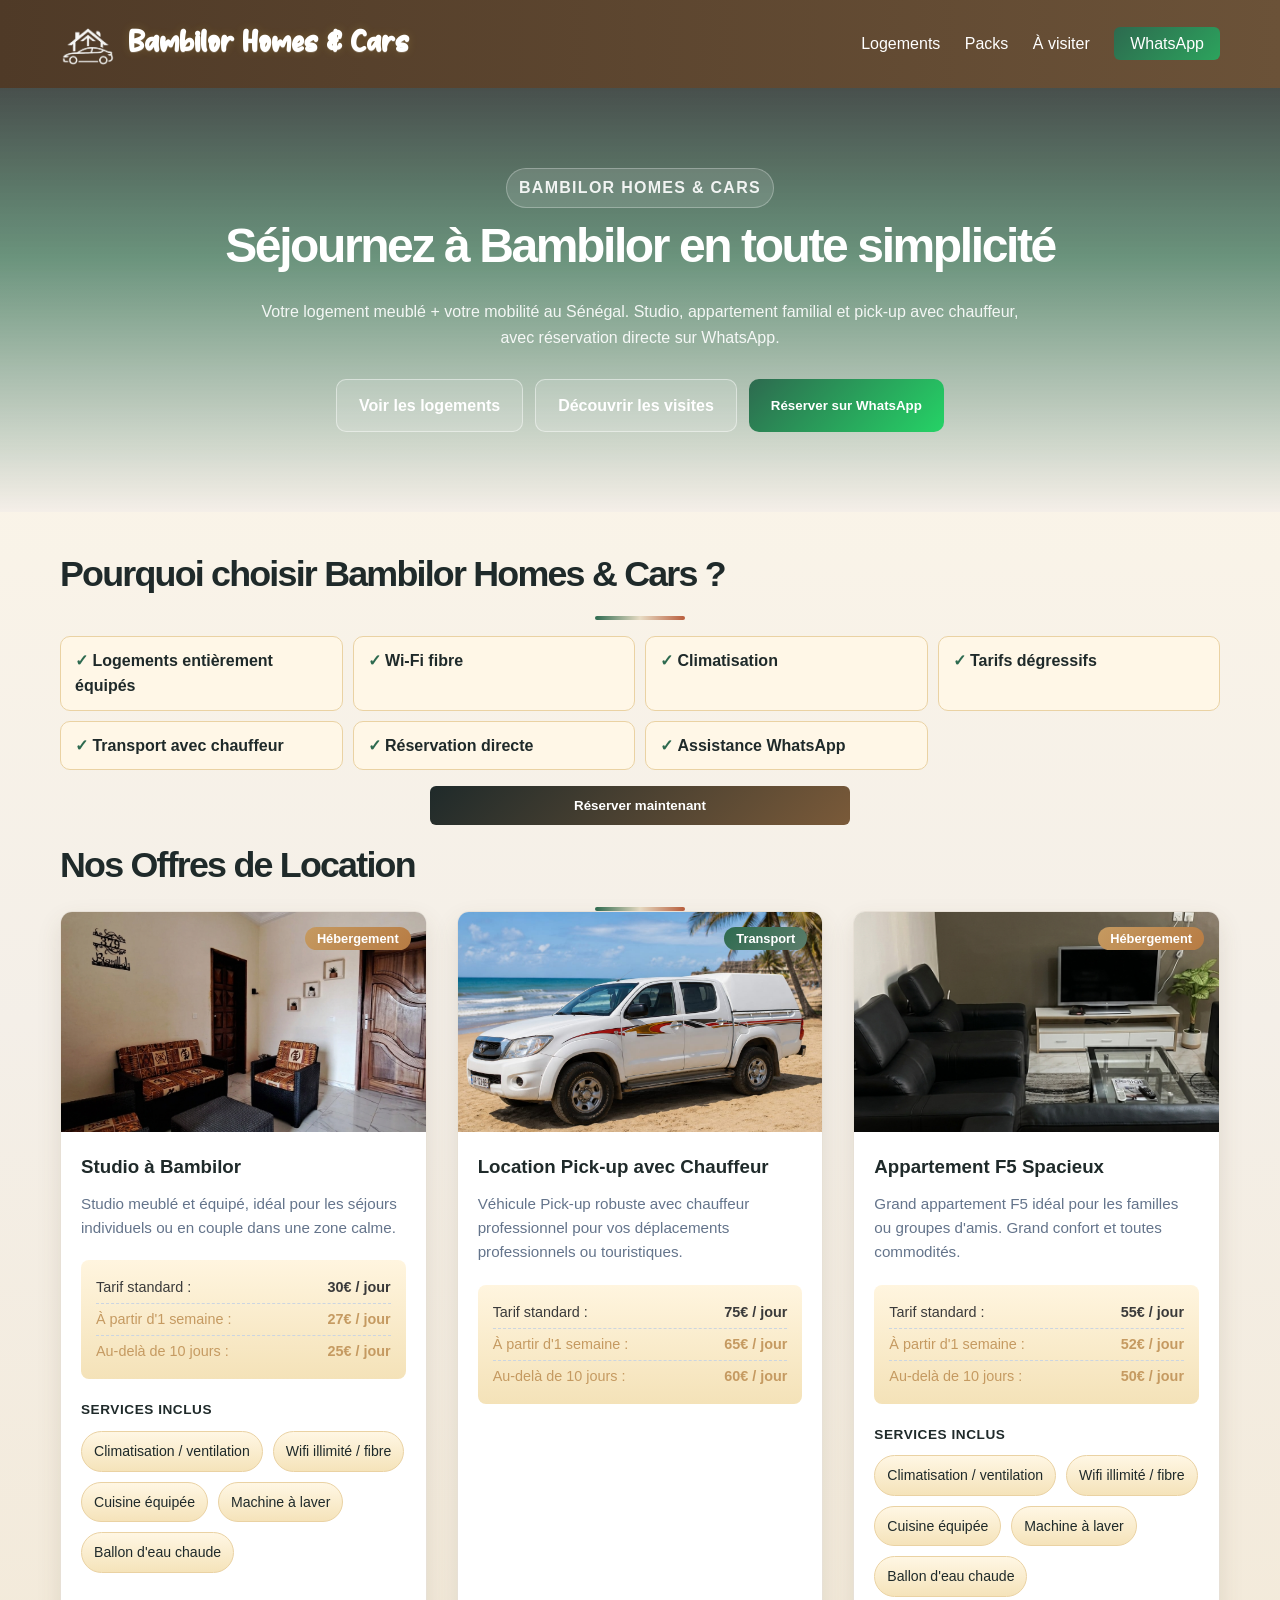
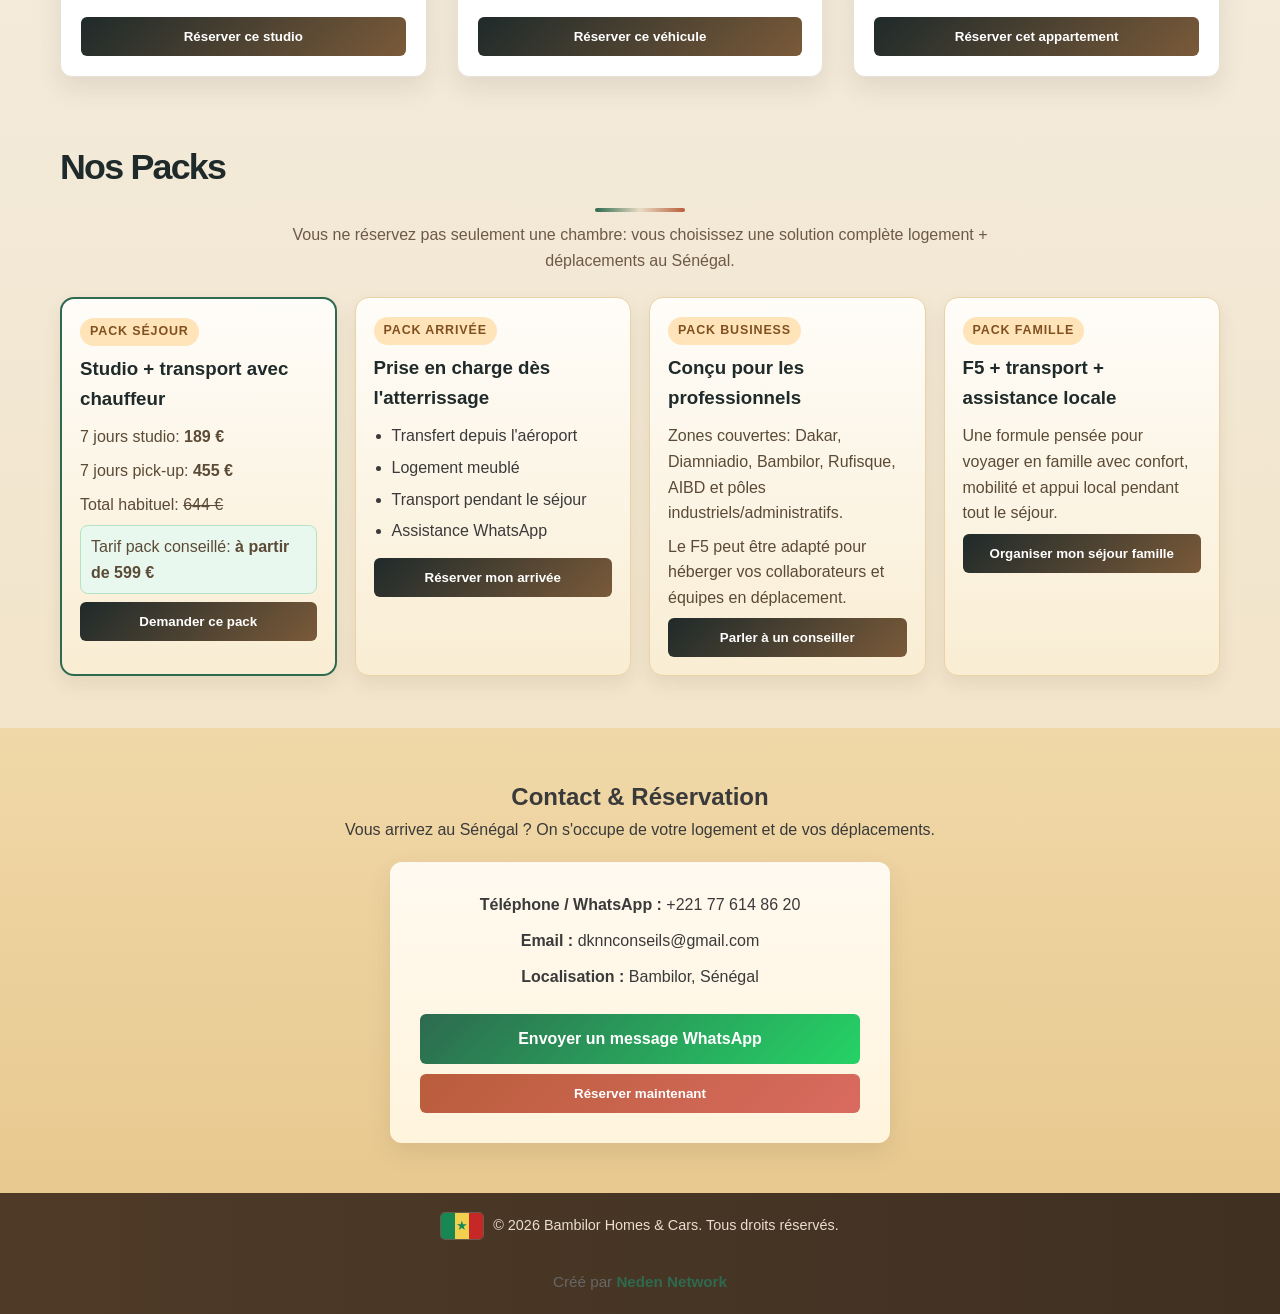
<file: index.html>
<!DOCTYPE html>
<html lang="fr">
<head>
  <meta charset="UTF-8">
  <meta name="viewport" content="width=device-width, initial-scale=1.0">
  <title>Bambilor Homes & Cars | Logement meublé + mobilité au Sénégal</title>
  <link rel="stylesheet" href="style.css">
</head>
<body>

  <header class="navbar">
    <div class="container">
      <h1 class="logo">
        <img class="logo-image" src="photos/logo.png" alt="Logo Bambilor Homes and Cars">
        <span class="logo-text">Bambilor Homes &amp; Cars</span>
      </h1>
      <nav>
        <a href="#offres">Logements</a>
        <a href="#packs">Packs</a>
        <a href="visite.html">À visiter</a>
        <a href="#contact" class="btn-nav">WhatsApp</a>
      </nav>
    </div>
  </header>

  <section class="hero">
    <div class="container">
      <p class="hero-kicker">Bambilor Homes &amp; Cars</p>
      <h2>Séjournez à Bambilor en toute simplicité</h2>
      <p>Votre logement meublé + votre mobilité au Sénégal. Studio, appartement familial et pick-up avec chauffeur, avec réservation directe sur WhatsApp.</p>
      <div class="hero-actions">
        <a class="btn-hero btn-hero-ghost" href="#offres">Voir les logements</a>
        <a class="btn-hero btn-hero-ghost" href="visite.html">Découvrir les visites</a>
        <button class="btn-hero btn-hero-primary" type="button" onclick="openWhatsAppIntent('general')">Réserver sur WhatsApp</button>
      </div>
    </div>
  </section>

  <section class="value-prop">
    <div class="container">
      <h2 class="section-title">Pourquoi choisir Bambilor Homes &amp; Cars ?</h2>
      <div class="benefits-grid" aria-label="Avantages Bambilor Homes et Cars">
        <p>Logements entièrement équipés</p>
        <p>Wi-Fi fibre</p>
        <p>Climatisation</p>
        <p>Tarifs dégressifs</p>
        <p>Transport avec chauffeur</p>
        <p>Réservation directe</p>
        <p>Assistance WhatsApp</p>
      </div>
      <div class="value-cta-row">
        <button class="btn-book btn-main-cta" type="button" onclick="openWhatsAppIntent('general')">Réserver maintenant</button>
      </div>
    </div>
  </section>

  <main class="container" id="offres">
    <h2 class="section-title">Nos Offres de Location</h2>
    
    <div class="grid-locations">

      <article class="card">
        <button class="card-image media-trigger" type="button" onclick="openMediaViewer('studio')" aria-label="Voir les photos et la vidéo du studio à Bambilor">
          <img src="photos/salon.jpeg" alt="Studio à Bambilor" onerror="this.src='https://via.placeholder.com/600x400?text=Photo+Studio';">
          <span class="badge">Hébergement</span>
        </button>
        <div class="card-content">
          <h3>Studio à Bambilor</h3>
          <p class="description">Studio meublé et équipé, idéal pour les séjours individuels ou en couple dans une zone calme.</p>
          
          <div class="pricing-table">
            <div class="price-row"><span>Tarif standard :</span> <strong>30€ / jour</strong></div>
            <div class="price-row highlight"><span>À partir d'1 semaine :</span> <strong>27€ / jour</strong></div>
            <div class="price-row highlight"><span>Au-delà de 10 jours :</span> <strong>25€ / jour</strong></div>
          </div>

          <div class="services-block">
            <p class="services-title">Services inclus</p>
            <ul class="service-list" aria-label="Services du studio">
              <li>Climatisation / ventilation</li>
              <li>Wifi illimité / fibre</li>
              <li>Cuisine équipée</li>
              <li>Machine à laver</li>
              <li>Ballon d'eau chaude</li>
            </ul>
          </div>
          
          <button class="btn-book" onclick="openWhatsAppIntent('studio')">Réserver ce studio</button>
        </div>
      </article>

      <article class="card">
        <button class="card-image media-trigger" type="button" onclick="openMediaViewer('pickup')" aria-label="Voir les photos et la vidéo du pick-up avec chauffeur">
          <img src="photos/pickup1.jpg" alt="Pick-up avec chauffeur" onerror="this.src='https://via.placeholder.com/600x400?text=Photo+Pick-up';">
          <span class="badge badge-car">Transport</span>
        </button>
        <div class="card-content">
          <h3>Location Pick-up avec Chauffeur</h3>
          <p class="description">Véhicule Pick-up robuste avec chauffeur professionnel pour vos déplacements professionnels ou touristiques.</p>
          
          <div class="pricing-table">
            <div class="price-row"><span>Tarif standard :</span> <strong>75€ / jour</strong></div>
            <div class="price-row highlight"><span>À partir d'1 semaine :</span> <strong>65€ / jour</strong></div>
            <div class="price-row highlight"><span>Au-delà de 10 jours :</span> <strong>60€ / jour</strong></div>
          </div>
          
          <button class="btn-book" onclick="openWhatsAppIntent('pickup')">Réserver ce véhicule</button>
        </div>
      </article>

      <article class="card">
        <button class="card-image media-trigger" type="button" onclick="openMediaViewer('f5')" aria-label="Voir les photos et la vidéo de l'appartement F5">
          <img src="photos/salon2.jpeg" alt="Appartement F5 Bambilor" onerror="this.src='https://via.placeholder.com/600x400?text=Photo+Appartement+F5';">
          <span class="badge">Hébergement</span>
        </button>
        <div class="card-content">
          <h3>Appartement F5 Spacieux</h3>
          <p class="description">Grand appartement F5 idéal pour les familles ou groupes d'amis. Grand confort et toutes commodités.</p>
          
          <div class="pricing-table">
            <div class="price-row"><span>Tarif standard :</span> <strong>55€ / jour</strong></div>
            <div class="price-row highlight"><span>À partir d'1 semaine :</span> <strong>52€ / jour</strong></div>
            <div class="price-row highlight"><span>Au-delà de 10 jours :</span> <strong>50€ / jour</strong></div>
          </div>

          <div class="services-block">
            <p class="services-title">Services inclus</p>
            <ul class="service-list" aria-label="Services de l'appartement F5">
              <li>Climatisation / ventilation</li>
              <li>Wifi illimité / fibre</li>
              <li>Cuisine équipée</li>
              <li>Machine à laver</li>
              <li>Ballon d'eau chaude</li>
            </ul>
          </div>
          
          <button class="btn-book" onclick="openWhatsAppIntent('f5')">Réserver cet appartement</button>
        </div>
      </article>

    </div>
  </main>

  <section class="packs-section" id="packs">
    <div class="container">
      <h2 class="section-title">Nos Packs</h2>
      <p class="packs-intro">Vous ne réservez pas seulement une chambre: vous choisissez une solution complète logement + déplacements au Sénégal.</p>

      <div class="packs-grid">
        <article class="pack-card pack-featured">
          <p class="pack-label">Pack Séjour</p>
          <h3>Studio + transport avec chauffeur</h3>
          <div class="pack-pricing">
            <p>7 jours studio: <strong>189 €</strong></p>
            <p>7 jours pick-up: <strong>455 €</strong></p>
            <p>Total habituel: <span>644 €</span></p>
            <p class="pack-offer">Tarif pack conseillé: <strong>à partir de 599 €</strong></p>
          </div>
          <button class="btn-book" type="button" onclick="openWhatsAppIntent('pack-sejour')">Demander ce pack</button>
        </article>

        <article class="pack-card">
          <p class="pack-label">Pack Arrivée</p>
          <h3>Prise en charge dès l'atterrissage</h3>
          <ul class="pack-list">
            <li>Transfert depuis l'aéroport</li>
            <li>Logement meublé</li>
            <li>Transport pendant le séjour</li>
            <li>Assistance WhatsApp</li>
          </ul>
          <button class="btn-book" type="button" onclick="openWhatsAppIntent('pack-arrivee')">Réserver mon arrivée</button>
        </article>

        <article class="pack-card">
          <p class="pack-label">Pack Business</p>
          <h3>Conçu pour les professionnels</h3>
          <p class="pack-zones">Zones couvertes: Dakar, Diamniadio, Bambilor, Rufisque, AIBD et pôles industriels/administratifs.</p>
          <p class="pack-zones">Le F5 peut être adapté pour héberger vos collaborateurs et équipes en déplacement.</p>
          <button class="btn-book" type="button" onclick="openWhatsAppIntent('pack-business')">Parler à un conseiller</button>
        </article>

        <article class="pack-card">
          <p class="pack-label">Pack Famille</p>
          <h3>F5 + transport + assistance locale</h3>
          <p class="pack-zones">Une formule pensée pour voyager en famille avec confort, mobilité et appui local pendant tout le séjour.</p>
          <button class="btn-book" type="button" onclick="openWhatsAppIntent('pack-famille')">Organiser mon séjour famille</button>
        </article>
      </div>
    </div>
  </section>

  <div class="media-modal" id="media-modal" aria-hidden="true">
    <div class="media-modal-backdrop" onclick="closeMediaViewer()"></div>
    <div class="media-modal-dialog" role="dialog" aria-modal="true" aria-labelledby="media-modal-title">
      <button class="media-close" type="button" onclick="closeMediaViewer()" aria-label="Fermer la galerie">&times;</button>
      <div class="media-modal-header">
        <h3 id="media-modal-title">Galerie</h3>
        <p id="media-modal-description"></p>
      </div>

      <div class="media-stage" id="media-stage"></div>

      <div class="media-controls">
        <button type="button" class="media-nav" onclick="previousMedia()">Précédent</button>
        <div class="media-counter" id="media-counter">1 / 1</div>
        <button type="button" class="media-nav" onclick="nextMedia()">Suivant</button>
      </div>

      <div class="media-thumbs" id="media-thumbs"></div>
    </div>
  </div>

  <section class="contact-section" id="contact">
    <div class="container">
      <h2>Contact & Réservation</h2>
      <p>Vous arrivez au Sénégal ? On s'occupe de votre logement et de vos déplacements.</p>
      
      <div class="contact-box">
        <p><strong>Téléphone / WhatsApp :</strong> +221 77 614 86 20</p>
        <p><strong>Email :</strong> dknnconseils@gmail.com</p>
        <p><strong>Localisation :</strong> Bambilor, Sénégal</p>
        <div class="contact-actions">
          <a id="whatsapp-link" href="https://wa.me/221776148620" target="_blank" class="btn-whatsapp">Envoyer un message WhatsApp</a>
          <button class="btn-book btn-secondary-cta" type="button" onclick="openWhatsAppIntent('general')">Réserver maintenant</button>
        </div>
      </div>
    </div>
  </section>

  <footer>
    <div class="container">
      <p><span class="senegal-flag" aria-hidden="true"></span>&copy; 2026 Bambilor Homes & Cars. Tous droits réservés.</p>
    </div>
            <div class="footer-credit">Créé par <a href="#">Neden Network</a></div>

  </footer>

  <script src="script.js"></script>
</body>
</html>
</file>
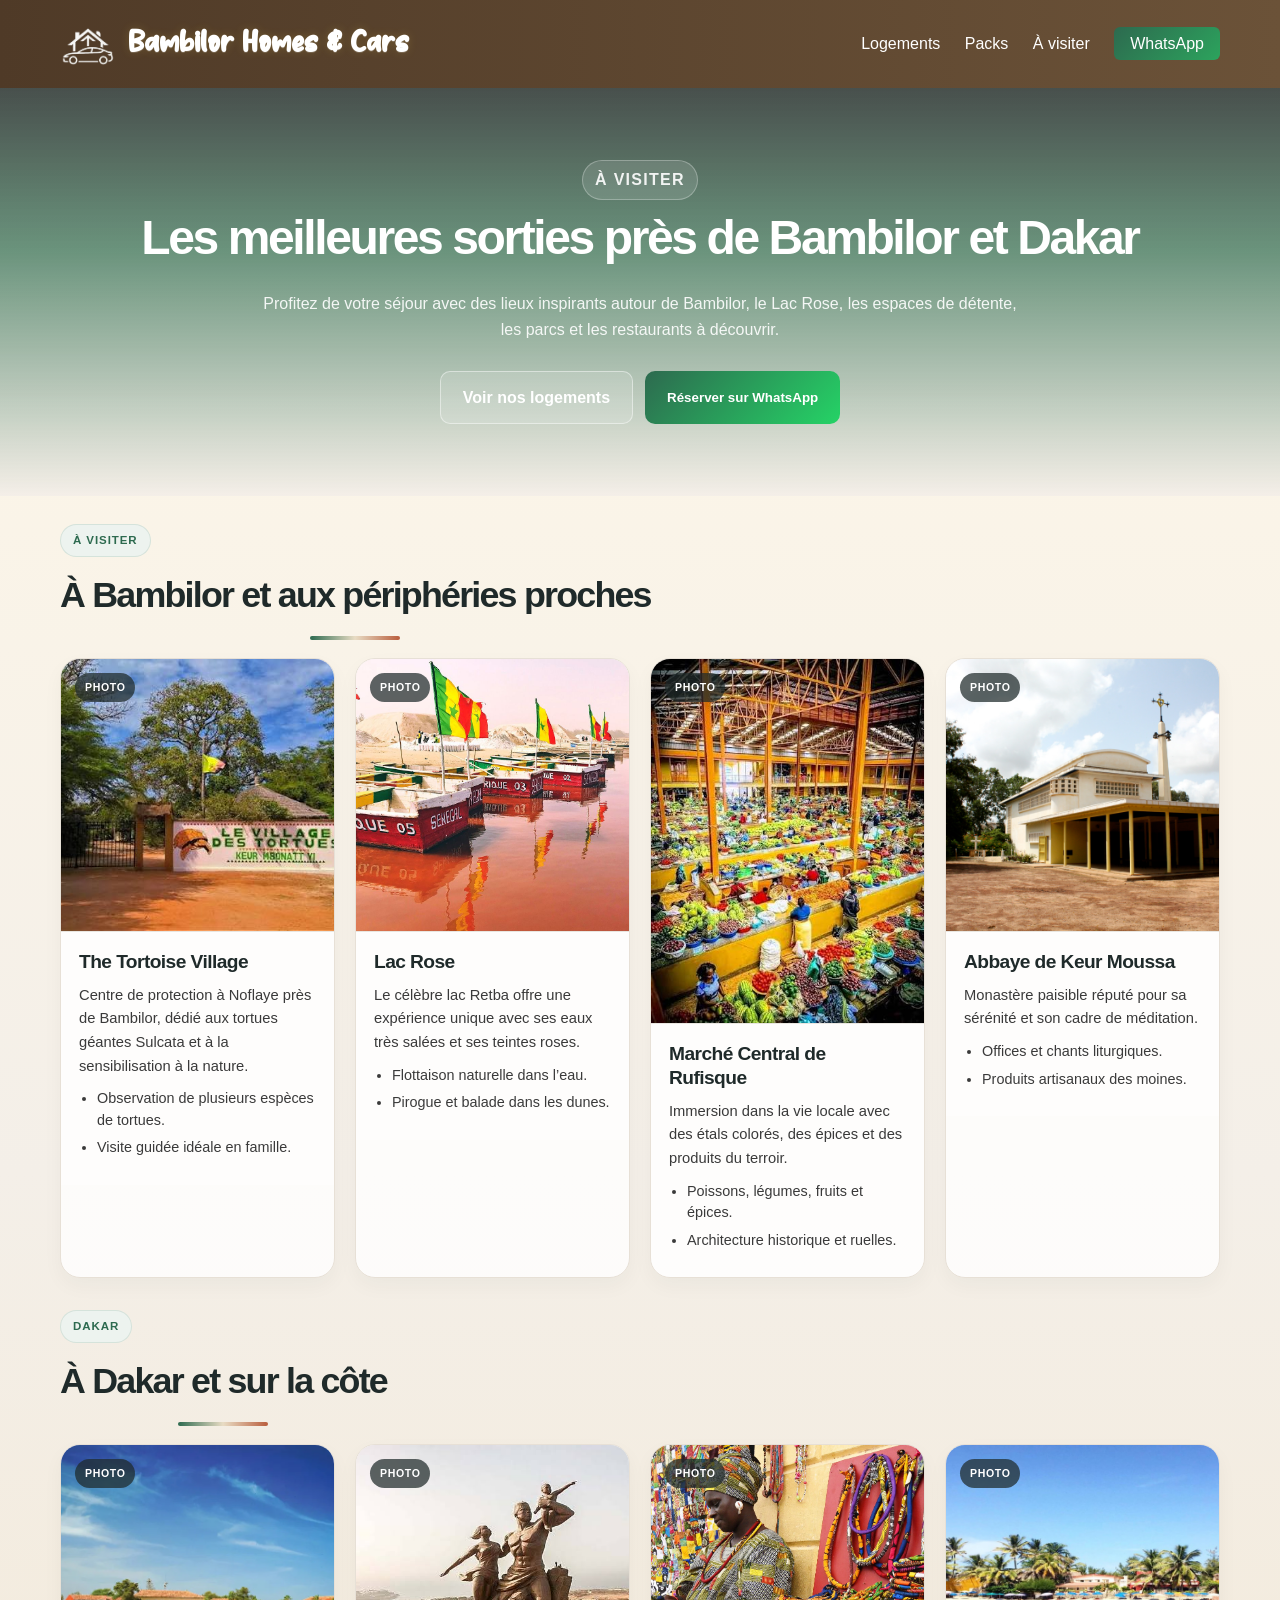
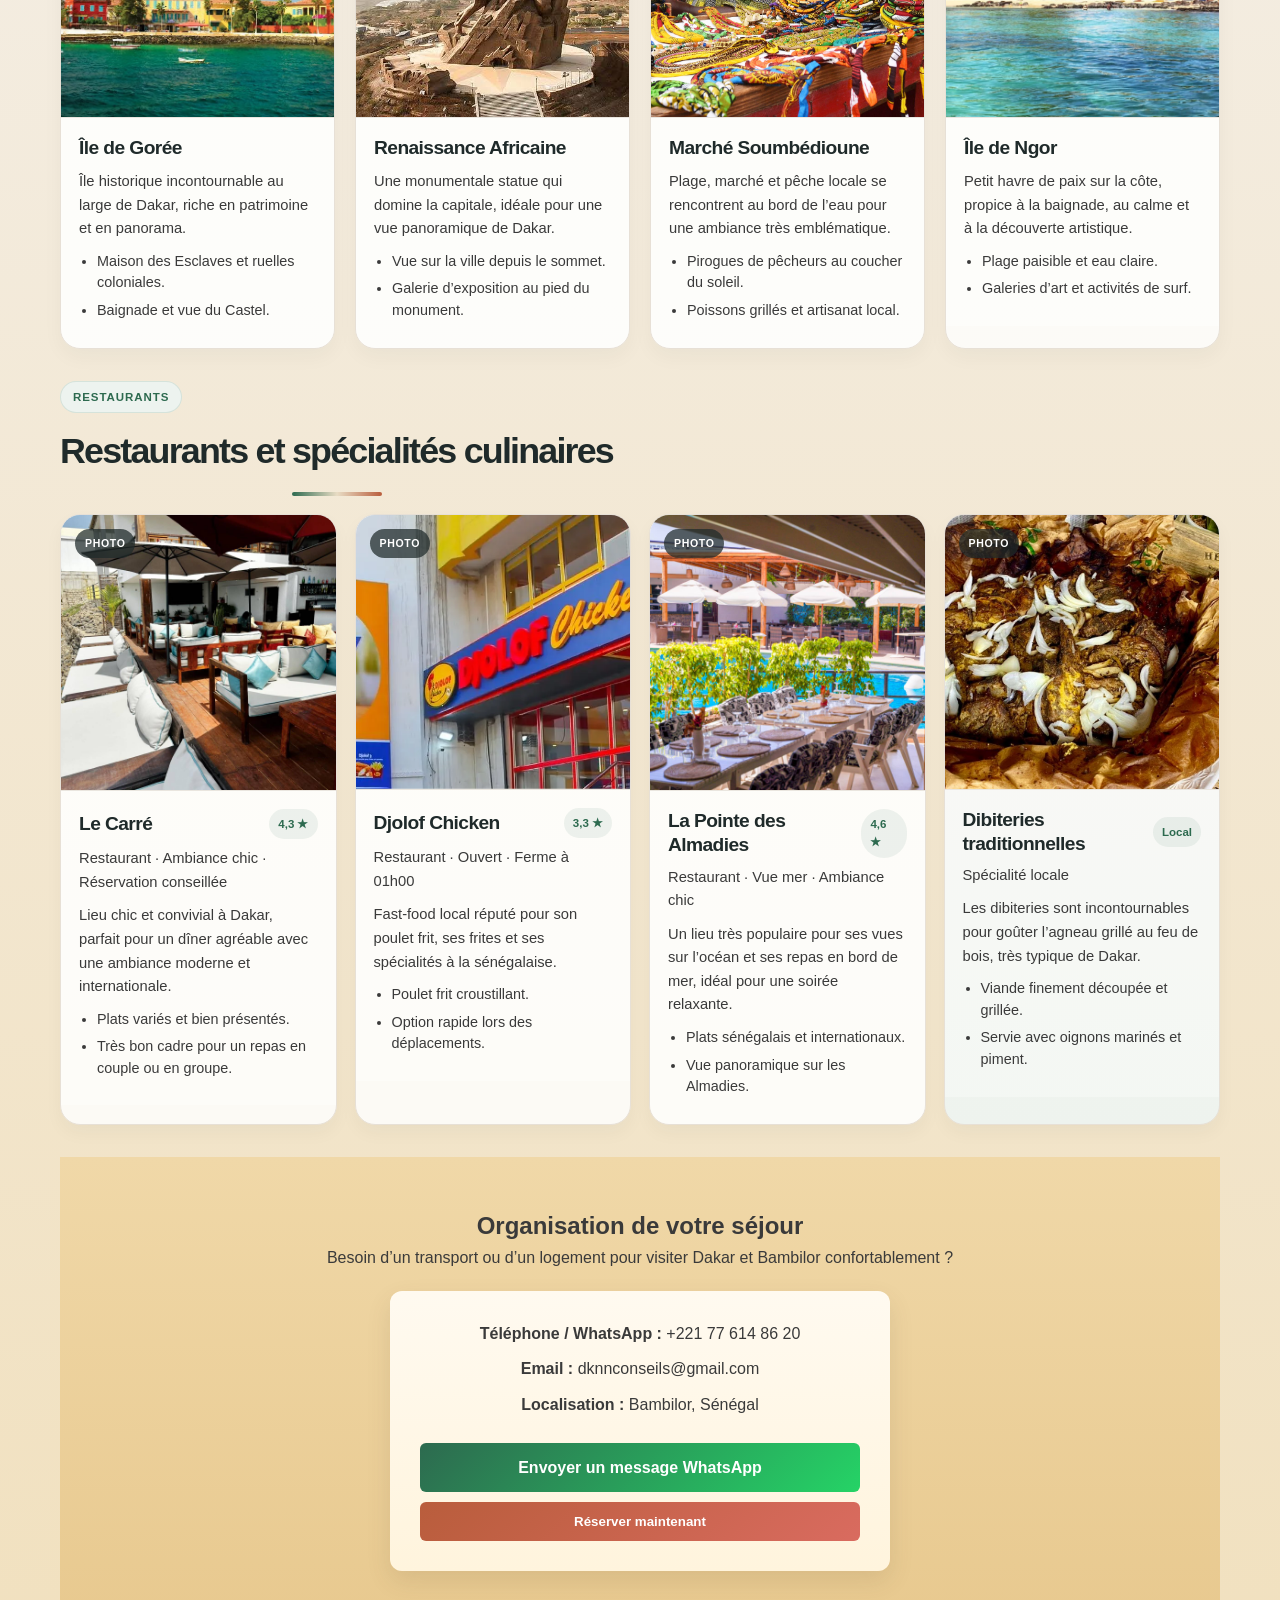
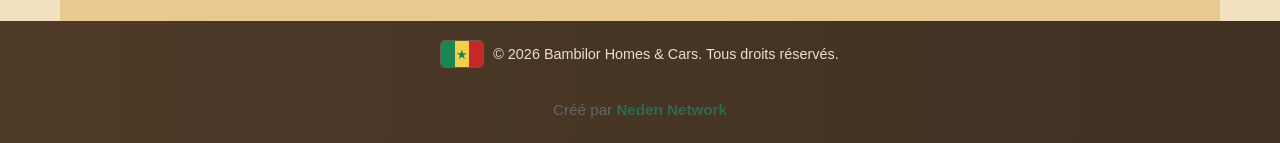
<file: visite.html>
<!DOCTYPE html>
<html lang="fr">
<head>
  <meta charset="UTF-8">
  <meta name="viewport" content="width=device-width, initial-scale=1.0">
  <title>À visiter près de Bambilor et Dakar | Bambilor Homes & Cars</title>
  <link rel="stylesheet" href="style.css">
</head>
<body>

  <header class="navbar">
    <div class="container">
      <h1 class="logo">
        <img class="logo-image" src="photos/logo.png" alt="Logo Bambilor Homes and Cars">
        <span class="logo-text">Bambilor Homes &amp; Cars</span>
      </h1>
      <nav>
        <a href="index.html#offres">Logements</a>
        <a href="index.html#packs">Packs</a>
        <a href="visite.html">À visiter</a>
        <a href="index.html#contact" class="btn-nav">WhatsApp</a>
      </nav>
    </div>
  </header>

  <section class="hero page-hero">
    <div class="container">
      <p class="hero-kicker">À visiter</p>
      <h2>Les meilleures sorties près de Bambilor et Dakar</h2>
      <p>Profitez de votre séjour avec des lieux inspirants autour de Bambilor, le Lac Rose, les espaces de détente, les parcs et les restaurants à découvrir.</p>
      <div class="hero-actions">
        <a class="btn-hero btn-hero-ghost" href="index.html#offres">Voir nos logements</a>
        <button class="btn-hero btn-hero-primary" type="button" onclick="openWhatsAppIntent('general')">Réserver sur WhatsApp</button>
      </div>
    </div>
  </section>

  <main class="container">
    <section class="visit-section">
      <div class="section-heading">
        <p class="eyebrow">À visiter</p>
        <h2 class="section-title">À Bambilor et aux périphéries proches</h2>
      </div>

      <div class="info-grid four-columns">
        <article class="info-card">
          <div class="photo-slot">
            <span>Photo</span>
            <img src="photos/tortue_village.jpeg" alt="The Tortoise Village">
          </div>
          <div class="card-body">
            <div class="card-topline">
              <h3>The Tortoise Village</h3>
            </div>
            <p>Centre de protection à Noflaye près de Bambilor, dédié aux tortues géantes Sulcata et à la sensibilisation à la nature.</p>
            <ul>
              <li>Observation de plusieurs espèces de tortues.</li>
              <li>Visite guidée idéale en famille.</li>
            </ul>
          </div>
        </article>

        <article class="info-card">
          <div class="photo-slot">
            <span>Photo</span>
            <img src="photos/lacrose.jpg" alt="Lac Rose">
          </div>
          <div class="card-body">
            <div class="card-topline">
              <h3>Lac Rose</h3>
            </div>
            <p>Le célèbre lac Retba offre une expérience unique avec ses eaux très salées et ses teintes roses.</p>
            <ul>
              <li>Flottaison naturelle dans l’eau.</li>
              <li>Pirogue et balade dans les dunes.</li>
            </ul>
          </div>
        </article>

        <article class="info-card rufisque-card">
          <div class="photo-slot">
            <span>Photo</span>
            <img src="photos/marche.jpeg" alt="Marché Central de Rufisque">
          </div>
          <div class="card-body">
            <div class="card-topline">
              <h3>Marché Central de Rufisque</h3>
            </div>
            <p>Immersion dans la vie locale avec des étals colorés, des épices et des produits du terroir.</p>
            <ul>
              <li>Poissons, légumes, fruits et épices.</li>
              <li>Architecture historique et ruelles.</li>
            </ul>
          </div>
        </article>

        <article class="info-card">
          <div class="photo-slot">
            <span>Photo</span>
            <img src="photos/abbaye.jpg" alt="Abbaye de Keur Moussa">
          </div>
          <div class="card-body">
            <div class="card-topline">
              <h3>Abbaye de Keur Moussa</h3>
            </div>
            <p>Monastère paisible réputé pour sa sérénité et son cadre de méditation.</p>
            <ul>
              <li>Offices et chants liturgiques.</li>
              <li>Produits artisanaux des moines.</li>
            </ul>
          </div>
        </article>
      </div>
    </section>

    <section class="visit-section">
      <div class="section-heading">
        <p class="eyebrow">Dakar</p>
        <h2 class="section-title">À Dakar et sur la côte</h2>
      </div>

      <div class="info-grid four-columns">
        <article class="info-card">
          <div class="photo-slot">
            <span>Photo</span>
            <img src="photos/goree.jpg" alt="Île de Gorée">
          </div>
          <div class="card-body">
            <div class="card-topline">
              <h3>Île de Gorée</h3>
            </div>
            <p>Île historique incontournable au large de Dakar, riche en patrimoine et en panorama.</p>
            <ul>
              <li>Maison des Esclaves et ruelles coloniales.</li>
              <li>Baignade et vue du Castel.</li>
            </ul>
          </div>
        </article>

        <article class="info-card">
          <div class="photo-slot">
            <span>Photo</span>
            <img src="photos/renaissance.jpeg" alt="Monument de la Renaissance Africaine">
          </div>
          <div class="card-body">
            <div class="card-topline">
              <h3>Renaissance Africaine</h3>
            </div>
            <p>Une monumentale statue qui domine la capitale, idéale pour une vue panoramique de Dakar.</p>
            <ul>
              <li>Vue sur la ville depuis le sommet.</li>
              <li>Galerie d’exposition au pied du monument.</li>
            </ul>
          </div>
        </article>

        <article class="info-card">
          <div class="photo-slot">
            <span>Photo</span>
            <img src="photos/soumbedioune.jpg" alt="Marché Soumbédioune">
          </div>
          <div class="card-body">
            <div class="card-topline">
              <h3>Marché Soumbédioune</h3>
            </div>
            <p>Plage, marché et pêche locale se rencontrent au bord de l’eau pour une ambiance très emblématique.</p>
            <ul>
              <li>Pirogues de pêcheurs au coucher du soleil.</li>
              <li>Poissons grillés et artisanat local.</li>
            </ul>
          </div>
        </article>

        <article class="info-card">
          <div class="photo-slot">
            <span>Photo</span>
            <img src="photos/ngor.jpeg" alt="Île de Ngor">
          </div>
          <div class="card-body">
            <div class="card-topline">
              <h3>Île de Ngor</h3>
            </div>
            <p>Petit havre de paix sur la côte, propice à la baignade, au calme et à la découverte artistique.</p>
            <ul>
              <li>Plage paisible et eau claire.</li>
              <li>Galeries d’art et activités de surf.</li>
            </ul>
          </div>
        </article>
      </div>
    </section>

    <section class="visit-section restaurants-section">
      <div class="section-heading">
        <p class="eyebrow">Restaurants</p>
        <h2 class="section-title">Restaurants et spécialités culinaires</h2>
      </div>

      <div class="restaurant-layout four-columns">
        <article class="restaurant-panel">
          <div class="restaurant-photo">
            <span>Photo</span>
            <img src="photos/carre.jpeg" alt="Le Carré à Dakar">
          </div>
          <div class="restaurant-body">
            <div class="restaurant-head">
              <h3>Le Carré</h3>
              <span class="rating">4,3 ★</span>
            </div>
            <p class="meta-line">Restaurant · Ambiance chic · Réservation conseillée</p>
            <p>Lieu chic et convivial à Dakar, parfait pour un dîner agréable avec une ambiance moderne et internationale.</p>
            <ul>
              <li>Plats variés et bien présentés.</li>
              <li>Très bon cadre pour un repas en couple ou en groupe.</li>
            </ul>
          </div>
        </article>

        <article class="restaurant-panel">
          <div class="restaurant-photo">
            <span>Photo</span>
            <img src="photos/djollof.png" alt="Djolof Chicken Dakar-Plateau">
          </div>
          <div class="restaurant-body">
            <div class="restaurant-head">
              <h3>Djolof Chicken</h3>
              <span class="rating">3,3 ★</span>
            </div>
            <p class="meta-line">Restaurant · Ouvert · Ferme à 01h00</p>
            <p>Fast-food local réputé pour son poulet frit, ses frites et ses spécialités à la sénégalaise.</p>
            <ul>
              <li>Poulet frit croustillant.</li>
              <li>Option rapide lors des déplacements.</li>
            </ul>
          </div>
        </article>

        <article class="restaurant-panel">
          <div class="restaurant-photo">
            <span>Photo</span>
            <img src="photos/pointe.jpeg" alt="La Pointe des Almadies">
          </div>
          <div class="restaurant-body">
            <div class="restaurant-head">
              <h3>La Pointe des Almadies</h3>
              <span class="rating">4,6 ★</span>
            </div>
            <p class="meta-line">Restaurant · Vue mer · Ambiance chic</p>
            <p>Un lieu très populaire pour ses vues sur l’océan et ses repas en bord de mer, idéal pour une soirée relaxante.</p>
            <ul>
              <li>Plats sénégalais et internationaux.</li>
              <li>Vue panoramique sur les Almadies.</li>
            </ul>
          </div>
        </article>

        <article class="restaurant-panel featured-panel">
          <div class="restaurant-photo">
            <span>Photo</span>
            <img src="photos/dibi.jpg" alt="Dibiteries traditionnelles">
          </div>
          <div class="restaurant-body">
            <div class="restaurant-head">
              <h3>Dibiteries traditionnelles</h3>
              <span class="rating">Local</span>
            </div>
            <p class="meta-line">Spécialité locale</p>
            <p>Les dibiteries sont incontournables pour goûter l’agneau grillé au feu de bois, très typique de Dakar.</p>
            <ul>
              <li>Viande finement découpée et grillée.</li>
              <li>Servie avec oignons marinés et piment.</li>
            </ul>
          </div>
        </article>
      </div>
    </section>

    <section class="contact-section" id="contact">
      <div class="container">
        <h2>Organisation de votre séjour</h2>
        <p>Besoin d’un transport ou d’un logement pour visiter Dakar et Bambilor confortablement ?</p>

        <div class="contact-box">
          <p><strong>Téléphone / WhatsApp :</strong> +221 77 614 86 20</p>
          <p><strong>Email :</strong> dknnconseils@gmail.com</p>
          <p><strong>Localisation :</strong> Bambilor, Sénégal</p>
          <div class="contact-actions">
            <a id="whatsapp-link" href="https://wa.me/221776148620" target="_blank" class="btn-whatsapp">Envoyer un message WhatsApp</a>
            <button class="btn-book btn-secondary-cta" type="button" onclick="openWhatsAppIntent('general')">Réserver maintenant</button>
          </div>
        </div>
      </div>
    </section>
  </main>

  <footer>
    <div class="container">
      <p><span class="senegal-flag" aria-hidden="true"></span>&copy; 2026 Bambilor Homes &amp; Cars. Tous droits réservés.</p>
    </div>
    <div class="footer-credit">Créé par <a href="#">Neden Network</a></div>
  </footer>

  <script src="script.js"></script>
</body>
</html>
</file>
<file: style.css>
:root {
  --primary-color: #b77b43;
  --secondary-color: #1f2a2a;
  --bg-color: #f4efe8;
  --card-bg: #ffffff;
  --text-color: #3a3a3a;
  --border-color: #e7e0d6;
  --sky-color: #dfeee7;
  --sky-deep: #5c7d6b;
  --sand-light: #f7f1e8;
  --sand-mid: #e8dcc4;
  --sand-deep: #c59a61;
  --flag-green: #2d6a4f;
  --flag-red: #b95d3c;
}
.footer-credit {
    max-width: 1160px;
    margin: 1.5rem auto 0;
    text-align: center;
    color: #666;
    font-size: 0.95rem;
}

.footer-credit a {
    color: var(--flag-green);
    text-decoration: none;
    font-weight: 700;
}

.footer-credit a:hover {
    color: var(--flag-red);
}
@font-face {
  font-family: 'Coconut Island';
  src: url('police/coconut_island_2/Coconut Island.ttf') format('truetype');
  font-weight: normal;
  font-style: normal;
}

html {
  scroll-behavior: smooth;
}

* {
  box-sizing: border-box;
  margin: 0;
  padding: 0;
  font-family: 'Segoe UI', Tahoma, Geneva, Verdana, sans-serif;
}

body {
  background: linear-gradient(180deg, #fff8e8 0%, var(--bg-color) 35%, #f1e0bd 100%);
  color: var(--text-color);
  line-height: 1.6;
}

img {
  max-width: 100%;
  display: block;
}

.container {
  max-width: 1200px;
  margin: 0 auto;
  padding: 0 20px;
}

/* Navbar */
.navbar {
  background: linear-gradient(90deg, #4f3a27 0%, #6b5238 100%);
  color: #fff;
  padding: 1rem 0;
  position: sticky;
  top: 0;
  z-index: 100;
}

.navbar .container {
  display: flex;
  justify-content: space-between;
  align-items: center;
}

.logo {
  display: flex;
  align-items: center;
  gap: 12px;
  font-size: 2rem;
  font-weight: 700;
  font-family: 'Coconut Island', 'Segoe UI', Tahoma, Geneva, Verdana, sans-serif;
  color: #fff;
  text-shadow: 0 1px 0 rgba(255, 255, 255, 0.18), 0 0 10px rgba(241, 208, 77, 0.18);
  min-width: 0;
}

.logo-image {
  width: 56px;
  height: 56px;
  object-fit: contain;
  flex-shrink: 0;
}

.logo-text {
  display: inline-block;
  font-family: 'Coconut Island', 'Segoe UI', Tahoma, Geneva, Verdana, sans-serif;
  line-height: 1.1;
  word-break: break-word;
}

.navbar nav a {
  color: #fff;
  text-decoration: none;
  margin-left: 20px;
  font-weight: 500;
}

.btn-nav {
  background: linear-gradient(135deg, var(--flag-green), #2ca35d);
  padding: 8px 16px;
  border-radius: 6px;
  transition: background 0.3s;
}

.btn-nav:hover {
  background: linear-gradient(135deg, #176b38, var(--flag-green));
}

/* Hero Section */
.hero {
  background:
    linear-gradient(180deg, rgba(26, 38, 38, 0.8) 0%, rgba(45, 106, 79, 0.7) 40%, rgba(244, 239, 232, 0.95) 100%),
    url('https://images.unsplash.com/photo-1544735716-392fe2489ffa?auto=format&fit=crop&w=1600&q=80') center/cover;
  color: #fff;
  text-align: center;
  padding: 80px 20px;
}

.hero-kicker {
  display: inline-block;
  margin-bottom: 8px;
  padding: 6px 12px;
  border-radius: 999px;
  background: rgba(255, 255, 255, 0.12);
  border: 1px solid rgba(255, 255, 255, 0.28);
  font-size: 0.82rem;
  letter-spacing: 0.08em;
  text-transform: uppercase;
  font-weight: 700;
}

.hero h2 {
  font-size: clamp(2rem, 4vw, 3rem);
  margin-bottom: 15px;
  letter-spacing: -0.05em;
}

.hero p {
  max-width: 760px;
  margin: 0 auto;
  font-size: 1rem;
  color: rgba(255, 255, 255, 0.9);
}

.hero-actions {
  margin-top: 28px;
  display: flex;
  justify-content: center;
  gap: 12px;
  flex-wrap: wrap;
}

.page-hero {
  padding-top: 72px;
  padding-bottom: 72px;
}

.btn-hero {
  border: none;
  border-radius: 10px;
  padding: 13px 22px;
  font-weight: 700;
  cursor: pointer;
  text-decoration: none;
  color: #fff;
}

.btn-hero-primary {
  background: linear-gradient(135deg, var(--flag-green), #25d366);
}

.btn-hero-ghost {
  background: rgba(255, 255, 255, 0.14);
  border: 1px solid rgba(255, 255, 255, 0.45);
}

.value-prop {
  padding: 34px 0 12px;
}

.benefits-grid {
  display: grid;
  grid-template-columns: repeat(auto-fit, minmax(230px, 1fr));
  gap: 10px;
  margin-top: 16px;
}

.benefits-grid p {
  background: #fff7e7;
  border: 1px solid #ead2a3;
  border-radius: 10px;
  padding: 11px 14px;
  font-weight: 600;
  color: var(--secondary-color);
}

.benefits-grid p::before {
  content: '✓ ';
  color: var(--flag-green);
  font-weight: 900;
}

.value-cta-row {
  margin-top: 16px;
  display: flex;
  justify-content: center;
}

.btn-main-cta {
  max-width: 420px;
}

/* Section Main */
.section-title {
  text-align: left;
  margin: 0;
  font-size: clamp(1.7rem, 2.8vw, 2.5rem);
  color: var(--secondary-color);
  letter-spacing: -0.05em;
}

.grid-locations {
  display: grid;
  grid-template-columns: repeat(auto-fit, minmax(300px, 1fr));
  gap: 30px;
  margin-bottom: 50px;
}

.visit-section {
  margin: 28px 0 32px;
}

.section-heading {
  margin-bottom: 18px;
  display: flex;
  flex-direction: column;
  align-items: flex-start;
}

.eyebrow {
  display: inline-block;
  margin-bottom: 10px;
  padding: 6px 12px;
  border-radius: 999px;
  background: #edf3ef;
  border: 1px solid rgba(45, 106, 79, 0.12);
  color: var(--flag-green);
  font-size: 0.72rem;
  letter-spacing: 0.08em;
  text-transform: uppercase;
  font-weight: 800;
}

.info-grid {
  display: grid;
  grid-template-columns: repeat(4, minmax(0, 1fr));
  gap: 20px;
}

.info-card {
  display: flex;
  flex-direction: column;
  width: 100%;
  min-height: 100%;
  background: rgba(255, 255, 255, 0.8);
  border: 1px solid var(--border-color);
  border-radius: 20px;
  overflow: hidden;
  box-shadow: 0 8px 20px rgba(31, 42, 42, 0.04);
  transition: transform 0.2s ease, box-shadow 0.2s ease;
}

.info-card:hover,
.restaurant-panel:hover {
  transform: translateY(-2px);
  box-shadow: 0 14px 24px rgba(31, 42, 42, 0.08);
}

.photo-slot {
  position: relative;
  width: 100%;
  aspect-ratio: 1 / 1;
  height: auto;
  background: #f1eee8;
  border-bottom: 1px solid rgba(31, 42, 42, 0.04);
}

.rufisque-card .photo-slot {
  aspect-ratio: 1 / 1;
  height: 100%;
}

.photo-slot span,
.restaurant-photo span {
  position: absolute;
  left: 14px;
  top: 14px;
  z-index: 2;
  display: inline-flex;
  align-items: center;
  justify-content: center;
  padding: 6px 10px;
  border-radius: 999px;
  background: rgba(31, 42, 42, 0.72);
  color: #fff;
  font-size: 0.66rem;
  letter-spacing: 0.06em;
  text-transform: uppercase;
  font-weight: 700;
}

.photo-slot img,
.restaurant-photo img {
  width: 100%;
  height: 100%;
  object-fit: cover;
  display: block;
}

.card-body,
.restaurant-body {
  padding: 18px 18px 20px;
}

.card-topline,
.restaurant-head {
  display: flex;
  justify-content: space-between;
  align-items: center;
  gap: 12px;
  margin-bottom: 10px;
}

.card-topline h3,
.restaurant-head h3 {
  font-size: clamp(1.1rem, 1.5vw, 1.35rem);
  line-height: 1.25;
  letter-spacing: -0.03em;
  color: var(--secondary-color);
}

.card-body p,
.restaurant-body p {
  color: var(--text-color);
  margin-bottom: 10px;
  font-size: 0.92rem;
}

.card-body ul,
.restaurant-body ul {
  margin-top: 8px;
  padding-left: 18px;
  color: var(--text-color);
  font-size: 0.9rem;
}

.card-body li,
.restaurant-body li {
  margin-bottom: 6px;
  line-height: 1.5;
  font-size: 0.9rem;
}

.restaurant-layout {
  display: grid;
  grid-template-columns: repeat(4, minmax(0, 1fr));
  gap: 18px;
}

.restaurant-panel {
  display: flex;
  flex-direction: column;
  width: 100%;
  min-height: 100%;
  background: rgba(255, 255, 255, 0.82);
  border: 1px solid var(--border-color);
  border-radius: 20px;
  overflow: hidden;
  box-shadow: 0 8px 18px rgba(31, 42, 42, 0.04);
  transition: transform 0.2s ease, box-shadow 0.2s ease;
}

.featured-panel {
  background: linear-gradient(180deg, #f9f7f3 0%, #eef3ee 100%);
}

.restaurant-photo {
  position: relative;
  width: 100%;
  aspect-ratio: 1 / 1;
  height: auto;
  background: #f2eee7;
  border-bottom: 1px solid rgba(31, 42, 42, 0.04);
}

.restaurant-head {
  margin-bottom: 8px;
}

.meta-line {
  font-size: 0.76rem;
  color: #6d5a46;
  margin-bottom: 12px;
}

.rating {
  display: inline-block;
  background: rgba(45, 106, 79, 0.08);
  color: var(--flag-green);
  border-radius: 999px;
  padding: 6px 9px;
  font-size: 0.72rem;
  font-weight: 700;
}

.card-body,
.restaurant-body {
  background: rgba(255,255,255,0.3);
}

@media (max-width: 980px) {
  .info-grid,
  .restaurant-layout {
    grid-template-columns: repeat(2, minmax(0, 1fr));
  }
}

@media (max-width: 680px) {
  .section-title {
    text-align: center;
  }

  .section-heading {
    align-items: center;
    text-align: center;
  }

  .info-grid,
  .restaurant-layout {
    grid-template-columns: 1fr;
  }
}

.destination-card .card-content {
  min-height: 100%;
}

.destination-meta {
  display: grid;
  gap: 8px;
  margin-bottom: 18px;
}

.destination-meta .meta-item {
  display: flex;
  justify-content: space-between;
  gap: 12px;
  font-size: 0.92rem;
  border-bottom: 1px dashed rgba(91, 70, 49, 0.2);
  padding-bottom: 8px;
}

.destination-meta .meta-item:last-child {
  border-bottom: none;
  padding-bottom: 0;
}

.destination-meta strong {
  color: var(--secondary-color);
}

/* Cards */
.card {
  background: var(--card-bg);
  border-radius: 12px;
  overflow: hidden;
  box-shadow: 0 10px 24px rgba(91, 70, 49, 0.12);
  border: 1px solid var(--border-color);
  display: flex;
  flex-direction: column;
}

.card-image {
  position: relative;
  height: 220px;
  background-color: #e2e8f0;
}

.media-trigger {
  width: 100%;
  border: none;
  padding: 0;
  background: transparent;
  appearance: none;
  cursor: pointer;
  display: block;
}

.media-trigger:focus-visible {
  outline: 3px solid var(--sky-deep);
  outline-offset: -3px;
}

.card-image img {
  width: 100%;
  height: 100%;
  object-fit: cover;
}

.badge {
  position: absolute;
  top: 15px;
  right: 15px;
  background: linear-gradient(135deg, var(--sand-deep), var(--primary-color));
  color: #fff;
  padding: 4px 12px;
  border-radius: 20px;
  font-size: 0.8rem;
  font-weight: 600;
}

.badge-car {
  background: linear-gradient(135deg, var(--flag-green), var(--sky-deep));
}

.card-content {
  padding: 20px;
  display: flex;
  flex-direction: column;
  flex-grow: 1;
}

.card-content h3 {
  margin-bottom: 10px;
  color: var(--secondary-color);
}

.description {
  font-size: 0.95rem;
  color: #64748b;
  margin-bottom: 20px;
}

.services-block {
  margin-bottom: 20px;
}

.services-title {
  font-size: 0.85rem;
  font-weight: 700;
  letter-spacing: 0.04em;
  text-transform: uppercase;
  color: var(--secondary-color);
  margin-bottom: 10px;
}

.service-list {
  list-style: none;
  display: flex;
  flex-wrap: wrap;
  gap: 10px;
  margin: 0;
}

.service-list li {
  background: linear-gradient(180deg, #fff7e4 0%, #f5e3ba 100%);
  border: 1px solid #ead2a3;
  border-radius: 999px;
  padding: 8px 12px;
  font-size: 0.88rem;
  color: var(--secondary-color);
  white-space: nowrap;
}

/* Pricing Table */
.pricing-table {
  background: linear-gradient(180deg, #fff5df 0%, #f4e2b8 100%);
  border-radius: 8px;
  padding: 12px 15px;
  margin-bottom: 20px;
}

.price-row {
  display: flex;
  justify-content: space-between;
  font-size: 0.9rem;
  padding: 4px 0;
  border-bottom: 1px dashed #cbd5e1;
}

.price-row:last-child {
  border-bottom: none;
}

.price-row.highlight {
  color: var(--sand-deep);
}

.btn-book {
  margin-top: auto;
  width: 100%;
  background: linear-gradient(135deg, var(--secondary-color), #7a5a39);
  color: #fff;
  border: none;
  padding: 12px;
  border-radius: 6px;
  font-weight: 600;
  cursor: pointer;
  transition: background 0.3s;
}

.btn-book:hover {
  background: linear-gradient(135deg, var(--flag-red), #d96b5f);
}

.packs-section {
  padding: 12px 0 52px;
}

.packs-intro {
  text-align: center;
  max-width: 760px;
  margin: 10px auto 24px;
  color: #6d5a46;
}

.packs-grid {
  display: grid;
  grid-template-columns: repeat(auto-fit, minmax(250px, 1fr));
  gap: 18px;
}

.pack-card {
  background: linear-gradient(180deg, #fffdf9 0%, #f9edd3 100%);
  border: 1px solid #ead2a3;
  border-radius: 14px;
  padding: 18px;
  box-shadow: 0 8px 18px rgba(91, 70, 49, 0.09);
}

.pack-featured {
  border: 2px solid var(--flag-green);
}

.pack-label {
  display: inline-block;
  margin-bottom: 8px;
  padding: 4px 10px;
  border-radius: 999px;
  font-size: 0.78rem;
  font-weight: 800;
  text-transform: uppercase;
  letter-spacing: 0.07em;
  background: #ffe4ba;
  color: #80511f;
}

.pack-card h3 {
  margin-bottom: 10px;
  color: var(--secondary-color);
}

.pack-pricing p,
.pack-zones {
  margin-bottom: 8px;
  color: #5b4a35;
}

.pack-pricing span {
  text-decoration: line-through;
}

.pack-offer {
  background: #e9f8ef;
  border: 1px solid #b4e3c4;
  border-radius: 8px;
  padding: 8px 10px;
  color: #1f6e3e;
}

.pack-list {
  margin: 0 0 14px;
  padding-left: 18px;
}

.pack-list li {
  margin-bottom: 6px;
}

/* Contact Section */
.contact-section {
  background: linear-gradient(180deg, #f0d8a8 0%, #e8c98f 100%);
  padding: 50px 0;
  text-align: center;
}

.contact-box {
  background: linear-gradient(180deg, #fffaf0 0%, #fff4dd 100%);
  max-width: 500px;
  margin: 20px auto 0;
  padding: 30px;
  border-radius: 12px;
  box-shadow: 0 10px 24px rgba(91, 70, 49, 0.12);
}

.contact-box p {
  margin-bottom: 10px;
}

.contact-actions {
  display: flex;
  flex-direction: column;
  gap: 10px;
}

.btn-secondary-cta {
  background: linear-gradient(135deg, var(--flag-red), #d96b5f);
}

.btn-whatsapp {
  display: inline-block;
  margin-top: 15px;
  background: linear-gradient(135deg, var(--flag-green), #25d366);
  color: #fff;
  text-decoration: none;
  padding: 12px 24px;
  border-radius: 6px;
  font-weight: 600;
}

.section-title::after {
  content: '';
  display: block;
  width: 90px;
  height: 4px;
  margin: 12px auto 0;
  border-radius: 999px;
  background: linear-gradient(90deg, var(--flag-green), var(--sand-mid), var(--flag-red));
}

/* Footer */
footer {
  background: linear-gradient(90deg, #4f3a27 0%, #3f3022 100%);
  color: #eadfcf;
  text-align: center;
  padding: 20px 0;
  font-size: 0.9rem;
}

footer p {
  display: inline-flex;
  align-items: center;
  gap: 10px;
}

.senegal-flag {
  position: relative;
  display: inline-block;
  width: 42px;
  height: 26px;
  border-radius: 4px;
  overflow: hidden;
  box-shadow: 0 0 0 1px rgba(255, 255, 255, 0.18);
  background: linear-gradient(90deg, #198754 0 33.333%, #f1d04d 33.333% 66.666%, #c62828 66.666% 100%);
}

.senegal-flag::after {
  content: '★';
  position: absolute;
  inset: 0;
  display: grid;
  place-items: center;
  color: #198754;
  font-size: 13px;
  line-height: 1;
  text-shadow: 0 0 1px rgba(255, 255, 255, 0.25);
}

/* Media Viewer */
.media-modal {
  position: fixed;
  inset: 0;
  display: none;
  align-items: center;
  justify-content: center;
  z-index: 200;
  padding: 20px;
}

.media-modal.is-open {
  display: flex;
}

.media-modal-backdrop {
  position: absolute;
  inset: 0;
  background: rgba(19, 23, 31, 0.68);
  backdrop-filter: blur(6px);
}

.media-modal-dialog {
  position: relative;
  width: min(100%, 960px);
  background: linear-gradient(180deg, #fffaf1 0%, #fff2d7 100%);
  border: 1px solid rgba(91, 70, 49, 0.18);
  border-radius: 20px;
  box-shadow: 0 24px 60px rgba(0, 0, 0, 0.25);
  padding: 22px;
  z-index: 1;
}

.media-modal-header {
  margin-bottom: 14px;
}

.media-modal-header h3 {
  color: var(--secondary-color);
  margin-bottom: 6px;
}

.media-modal-header p {
  color: #6d5a46;
}

.media-close {
  position: absolute;
  top: 14px;
  right: 16px;
  width: 40px;
  height: 40px;
  border: none;
  border-radius: 999px;
  background: rgba(91, 70, 49, 0.12);
  color: var(--secondary-color);
  font-size: 1.9rem;
  line-height: 1;
  cursor: pointer;
}

.media-stage {
  min-height: 320px;
  border-radius: 16px;
  overflow: hidden;
  background: #efe1c7;
  display: flex;
  align-items: center;
  justify-content: center;
}

.media-stage img,
.media-stage video {
  width: 100%;
  height: 100%;
  max-height: 62vh;
  object-fit: cover;
  display: block;
}

.media-stage video {
  background: #000;
}

.media-controls {
  display: flex;
  align-items: center;
  justify-content: space-between;
  gap: 12px;
  margin: 16px 0 14px;
}

.media-nav {
  border: none;
  padding: 10px 16px;
  border-radius: 999px;
  background: linear-gradient(135deg, var(--secondary-color), #7a5a39);
  color: #fff;
  font-weight: 600;
  cursor: pointer;
}

.media-counter {
  font-weight: 600;
  color: var(--secondary-color);
}

.media-thumbs {
  display: grid;
  grid-template-columns: repeat(auto-fit, minmax(88px, 1fr));
  gap: 10px;
}

.media-thumb {
  border: 2px solid transparent;
  border-radius: 12px;
  overflow: hidden;
  padding: 0;
  cursor: pointer;
  background: transparent;
  aspect-ratio: 1 / 1;
}

.media-thumb.is-active {
  border-color: var(--flag-red);
}

.media-thumb img,
.media-thumb video {
  width: 100%;
  height: 100%;
  object-fit: cover;
  display: block;
}

@media (max-width: 980px) {
  .navbar .container {
    flex-wrap: wrap;
    gap: 12px;
  }

  .navbar nav {
    width: 100%;
    display: flex;
    justify-content: flex-end;
    gap: 12px;
  }

  .navbar nav a {
    margin-left: 0;
  }

  .hero {
    padding: 64px 20px;
  }

  .hero h2 {
    font-size: 2rem;
  }

  .hero-actions {
    margin-top: 22px;
  }

  .grid-locations {
    grid-template-columns: repeat(auto-fit, minmax(260px, 1fr));
  }

  .visit-item {
    grid-template-columns: 1fr;
  }

  .visit-text {
    padding: 0 18px 20px;
  }
}

@media (max-width: 640px) {
  .container {
    padding: 0 14px;
  }

  .navbar {
    padding: 0.8rem 0;
  }

  .navbar .container {
    align-items: flex-start;
    gap: 10px;
  }

  .logo {
    font-size: clamp(1.1rem, 4vw, 1.5rem);
    line-height: 1.15;
    gap: 8px;
    width: 100%;
  }

  .logo-image {
    width: 42px;
    height: 42px;
  }

  .navbar nav {
    display: flex;
    justify-content: space-between;
    align-items: center;
    gap: 8px;
    width: 100%;
  }

  .navbar nav a {
    font-size: 0.82rem;
    margin-left: 0;
    flex: 1 1 0;
    text-align: center;
  }

  .btn-nav {
    padding: 8px 12px;
  }

  .hero {
    padding: 52px 16px;
  }

  .hero h2 {
    font-size: 1.7rem;
    line-height: 1.25;
  }

  .hero p {
    font-size: 0.95rem;
  }

  .hero-actions {
    flex-direction: column;
    align-items: stretch;
  }

  .btn-hero {
    width: 100%;
    text-align: center;
  }

  .section-title {
    font-size: 1.6rem;
    margin: 32px 0 18px;
  }

  .grid-locations {
    grid-template-columns: 1fr;
    gap: 18px;
    margin-bottom: 36px;
  }

  .card-image {
    height: 200px;
  }

  .card-content {
    padding: 16px;
  }

  .description {
    font-size: 0.9rem;
  }

  .services-title {
    font-size: 0.8rem;
  }

  .service-list {
    display: grid;
    grid-template-columns: 1fr;
    gap: 8px;
  }

  .service-list li {
    white-space: normal;
    text-align: center;
  }

  .pricing-table {
    padding: 10px 12px;
  }

  .price-row {
    display: block;
    font-size: 0.82rem;
    gap: 0;
    line-height: 1.5;
  }

  .price-row strong {
    display: block;
    margin-top: 2px;
  }

  .contact-section {
    padding: 42px 0;
  }

  .contact-box {
    padding: 20px 16px;
    margin-top: 16px;
  }

  .contact-box p {
    font-size: 0.95rem;
  }

  .benefits-grid {
    grid-template-columns: 1fr;
  }

  .packs-grid {
    grid-template-columns: 1fr;
  }

  .btn-whatsapp {
    width: 100%;
    text-align: center;
  }

  footer {
    padding: 18px 0;
  }

  footer p {
    flex-direction: column;
    gap: 8px;
    line-height: 1.5;
  }

  .media-modal {
    padding: 12px;
  }

  .media-modal-dialog {
    padding: 16px;
    border-radius: 16px;
  }

  .media-controls {
    flex-direction: column;
    align-items: stretch;
  }

  .media-nav {
    width: 100%;
  }
}
</file>
